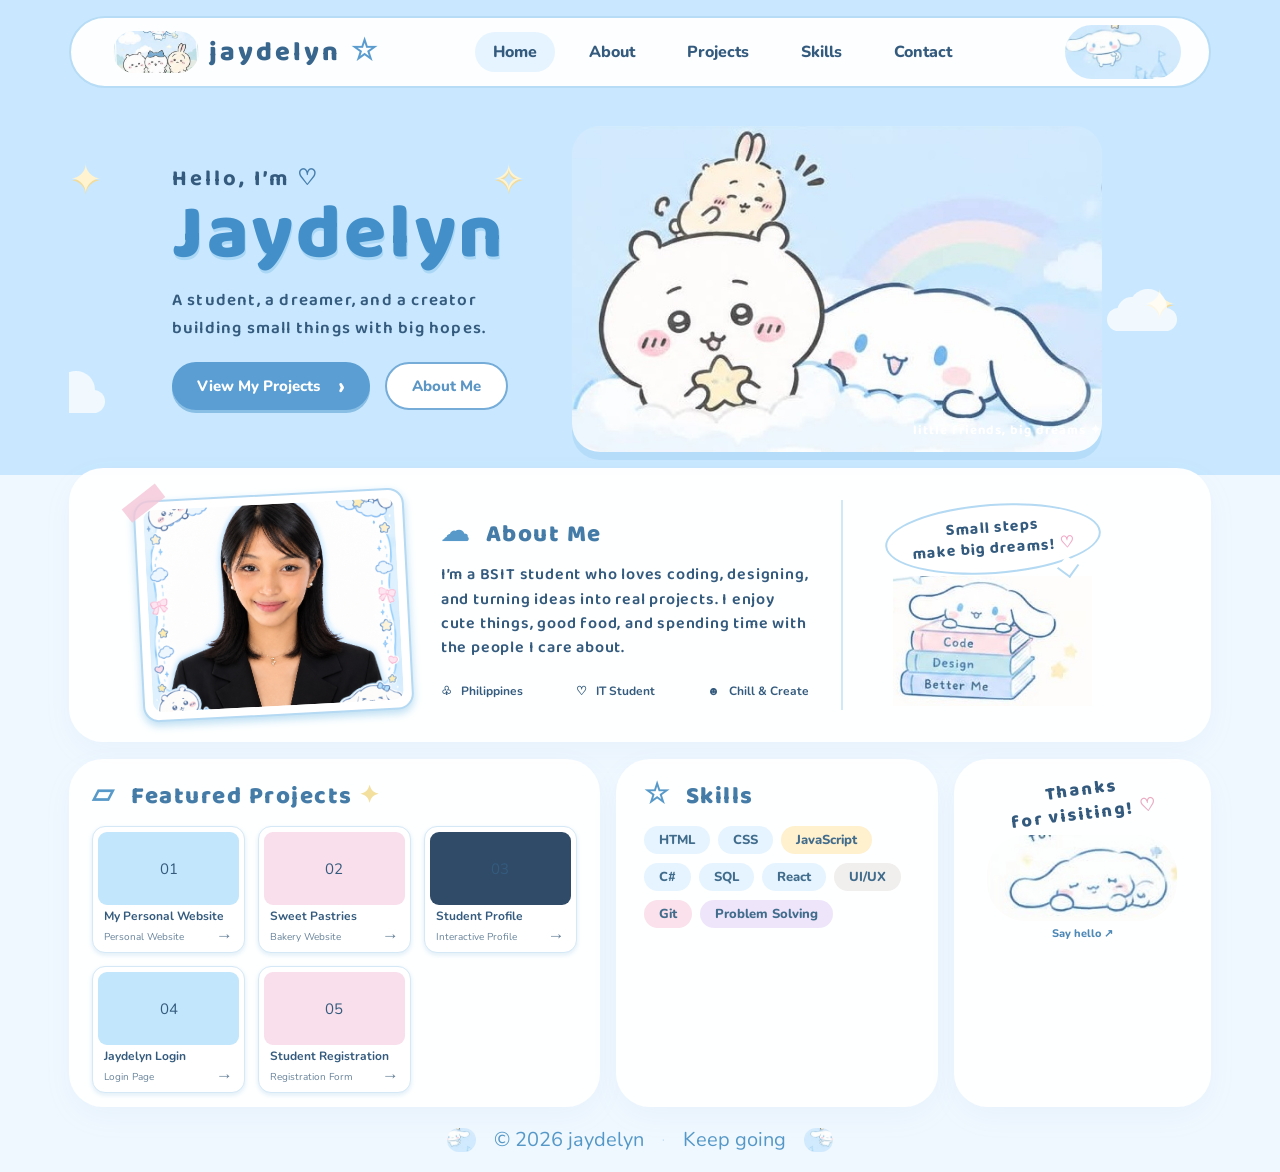
<file: outputs/index.html>
<!doctype html>
<html lang="en">
<head>
  <meta charset="utf-8">
  <meta name="viewport" content="width=device-width, initial-scale=1">
  <meta name="theme-color" content="#c9e8ff">
  <meta name="description" content="Jaydelyn — a student, dreamer, and creator building small things with big hopes.">
  <title>Jaydelyn — Little Portfolio</title>
  <link rel="preconnect" href="https://fonts.googleapis.com">
  <link rel="preconnect" href="https://fonts.gstatic.com" crossorigin>
  <link href="https://fonts.googleapis.com/css2?family=Baloo+2:wght@400;500;600;700;800&family=Nunito:wght@400;500;600;700;800&display=swap" rel="stylesheet">
  <link rel="stylesheet" href="style.css">
</head>
<body>
  <div class="page-shell">
    <header class="topbar">
      <a class="brand" href="#home" aria-label="Jaydelyn home"><img src="assets/friends-polaroid.jpg" alt="" class="brand-art"><span>jaydelyn</span><span class="brand-star" aria-hidden="true">☆</span></a>
      <button class="menu-toggle" aria-label="Open navigation" aria-expanded="false" aria-controls="main-nav"><span></span><span></span><span></span></button>
      <nav class="nav-links" id="main-nav" aria-label="Main navigation"><a class="active" href="#home">Home</a><a href="#about">About</a><a href="#projects">Projects</a><a href="#skills">Skills</a><a href="#contact">Contact</a></nav>
      <img class="nav-art" src="assets/cinnamoroll-floating.jpg" alt="">
    </header>
    <main>
      <section class="hero" id="home">
        <div class="sky-doodles" aria-hidden="true"><span class="star s1">✦</span><span class="star s2">✧</span><span class="star s3">✦</span><span class="cloud cloud-one"></span><span class="cloud cloud-two"></span><span class="rainbow"></span></div>
        <div class="hero-copy"><p class="eyebrow">Hello, I’m <span>♡</span></p><h1>Jaydelyn</h1><p class="intro">A student, a dreamer, and a creator<br>building small things with big hopes.</p><div class="hero-actions"><a class="button primary" href="#projects">View My Projects <span>›</span></a><a class="button secondary" href="#about">About Me</a></div></div>
        <figure class="hero-art"><img src="assets/chiikawa-cinnamoroll-hero.jpg" alt="Chiikawa and Cinnamoroll among soft clouds"><figcaption>little friends, big dreams ✦</figcaption></figure>
      </section>
      <section class="about-card card" id="about">
        <div class="polaroid"><div class="photo-frame"><img src="assets/profile.png" alt="Chiikawa friends and Cinnamoroll in a sunny field"></div><span class="tape" aria-hidden="true"></span></div>
        <div class="about-copy"><h2><span class="section-icon" aria-hidden="true">☁</span> About Me</h2><p>I’m a BSIT student who loves coding, designing, and turning ideas into real projects. I enjoy cute things, good food, and spending time with the people I care about.</p><div class="facts"><span>♧ &nbsp; Philippines</span><span>♡ &nbsp; IT Student</span><span>☻ &nbsp; Chill &amp; Create</span></div></div>
        <div class="about-aside"><div class="speech">Small steps<br>make big dreams! <span>♡</span></div><img class="books-art" src="assets/cinnamoroll-books.jpg" alt="Cinnamoroll sitting on a stack of books labeled Code, Design, Better Me"></div>
      </section>
      <div class="lower-grid">
        <section class="projects-card card" id="projects"><h2><span class="section-icon" aria-hidden="true">▱</span> Featured Projects <span class="tiny-star">✦</span></h2><div class="project-list">
          <a class="project" href="projects/guray-act3/GurayAct3/home.html" target="_blank" rel="noopener"><div class="project-image blue"><span aria-hidden="true">01</span></div><strong>My Personal Website</strong><small>Personal Website <span>→</span></small></a>
          <a class="project" href="projects/guray-act4/gurayAct4/landing.html" target="_blank" rel="noopener"><div class="project-image pink"><span aria-hidden="true">02</span></div><strong>Sweet Pastries</strong><small>Bakery Website <span>→</span></small></a>
          <a class="project" href="projects/final-act3/GURAY_FinalACT3/index.html" target="_blank" rel="noopener"><div class="project-image night"><span aria-hidden="true">03</span></div><strong>Student Profile</strong><small>Interactive Profile <span>→</span></small></a>
          <a class="project" href="projects/finals-act/Guray_FinalsAct/login.html" target="_blank" rel="noopener"><div class="project-image blue"><span aria-hidden="true">04</span></div><strong>Jaydelyn Login</strong><small>Login Page <span>→</span></small></a>
          <a class="project" href="projects/student-registration/StudentReg.html" target="_blank" rel="noopener"><div class="project-image pink"><span aria-hidden="true">05</span></div><strong>Student Registration</strong><small>Registration Form <span>→</span></small></a>
        </div></section>
        <section class="skills-card card" id="skills"><h2><span class="section-icon" aria-hidden="true">☆</span> Skills</h2><div class="skill-tags"><span>HTML</span><span>CSS</span><span class="yellow">JavaScript</span><span>C#</span><span>SQL</span><span>React</span><span class="neutral">UI/UX</span><span class="pink-tag">Git</span><span class="lavender">Problem Solving</span></div></section>
        <section class="thanks-card card" id="contact"><div class="thanks-title">Thanks<br>for visiting! <span>♡</span></div><img class="sleepy" src="assets/cinnamoroll-sleeping.jpg" alt="Sleeping Cinnamoroll"><a href="https://www.instagram.com/monjeiiri/" target="_blank" rel="noopener noreferrer">Say hello ↗</a></section>
      </div>
    </main>
    <footer><img src="assets/cinnamoroll-floating.jpg" alt="" class="footer-art"> <span>© 2026 jaydelyn</span><i>·</i><span>Keep going</span><img src="assets/cinnamoroll-floating.jpg" alt="" class="footer-art reverse"></footer>
  </div>
  <script src="script.js"></script>
</body>
</html>
</file>
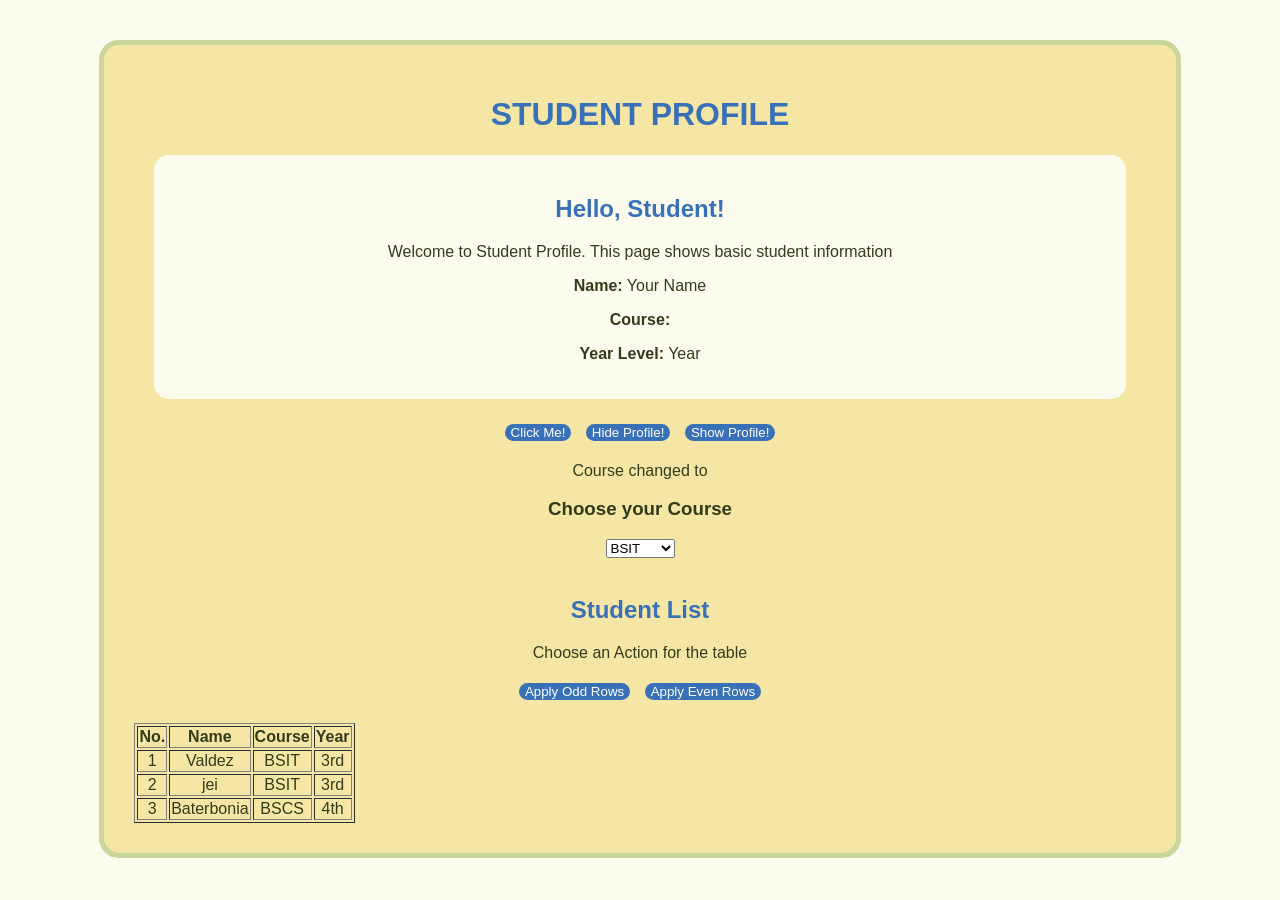
<file: outputs/projects/final-act3/GURAY_FinalACT3/index.html>
<!DOCTYPE html>
<html lang="en">
<head>
    <meta charset="UTF-8">
    <meta name="viewport" content="width=device-width, initial-scale=1.0">
    <title>Document</title>
    <script src="http://code.jquery.com/jquery-3.7.1.min.js"></script>
</head>

<style>
    body{
        font-family: Arial, Helvetica, sans-serif;
        text-align: center;
        margin-top: 40px;
        background-color: #fbfcee;
        color: #343b1b;
    }

    .card{
        background-color: #f6e6a5;
        width: 80%;
        margin: auto;
        padding: 30px;
        border-radius: 20px;
        border: solid 5px #c8d69b;
    }

    h1{
        color: #3971b8;
    }

    h2{
        color: #3971b8;
    }

    .profile{
        background-color: #fbfcee;
        padding: 20px;
        border-radius: 15px;
        margin: 20px;
    }

    button{
        background-color: #3971b8;
        color: white;
        border: none;
        padding: 12px 20 px;
        border-radius: 10px;
        margin: 5px;
        cursor: pointer;
    }
    

</style>


<body>
    <div class="card">

        <h1 id="title">STUDENT PROFILE</h1>

        <div id="profile" class="profile">
            <h2>Hello, Student!</h2>
            <p>Welcome to Student Profile. This page shows basic student information</p>

            <p>
                <b>Name:</b>
                <span id="studentname"> Your Name</span>
            </p>

            <p>
                <b>Course:</b>
                <span id="studentcourse"></span>
            </p>

            <p>
                <b>Year Level:</b>
                <span id="studentname">Year</span>
            </p>
        </div>

        <button id="clickbtn">
            Click Me!
        </button>

        <button id="hidebtn">
            Hide Profile!
        </button>

        <button id="shwbtn">
            Show Profile!
        </button>

        <p id="message">Output</p>

        <!-- course -->

        <h3>Choose your Course</h3>

        <select id="course">
            <option value="it">BSIT</option>
            <option value="tm">BSTM</option>
            <option value="oad">BSOAD</option>
            <option value="hm">BSHM</option>
        </select>

        <br><br>

        <h2>Student List</h2>

        <p>Choose an Action for the table</p>

        <button id="oddbtn">Apply Odd Rows</button>
        <button id="evenbtn">Apply Even Rows</button>

        <br><br>

        <table border="1" id="table">
            <tr>
                <th>No.</th>
                <th>Name</th>
                <th>Course</th>
                <th>Year</th>
            </tr>

            <tr>
                <td>1</td>
                <td>Valdez</td>
                <td>BSIT</td>
                <td>3rd</td>
            </tr>

            <tr>
                <td>2</td>
                <td>jei</td>
                <td>BSIT</td>
                <td>3rd</td>
            </tr>

            <tr>
                <td>3</td>
                <td>Baterbonia</td>
                <td>BSCS</td>
                <td>4th</td>
            </tr>

        </table>
    </div>

    <script src="script.js"></script>
</body>



</html>
</file>
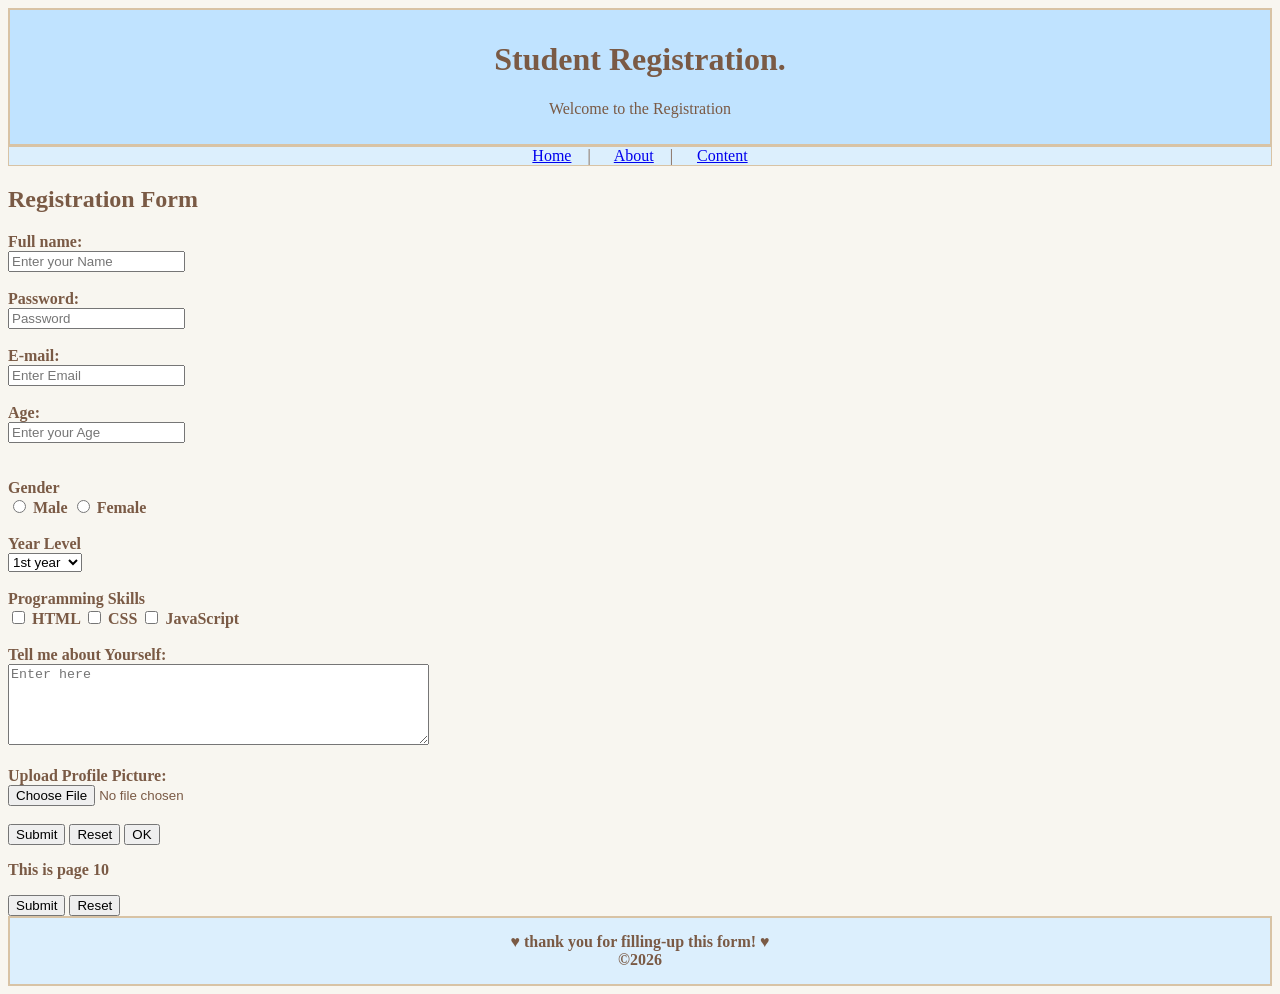
<file: outputs/projects/student-registration/StudentReg.html>
<!DOCTYPE html>
<html lang="en">
<head>
    <meta charset="UTF-8">
    <meta name="viewport" content="width=device-width, initial-scale=1.0">
    <title>Student Rregistration.</title>
</head>
<body style="background-color:#F8F6F0; ">
    <font color="#7a5a45">

    <header style="background-color: rgb(192, 227, 255); border:2px solid #d8c3a5; text-align:center; Height: 80%; padding:10px">
        <h1>Student Registration.</h1>
        <p>Welcome to the Registration</p>       
    </header>

    <nav style="background-color: #dceffd; text-align:center; border:1px solid #d8c3a5">
            <a href="Home.html">Home</a>
            &nbsp; &nbsp;|&nbsp; &nbsp; &nbsp; 
            <a href="About.html">About</a>
            &nbsp; &nbsp;|&nbsp; &nbsp; &nbsp;
            <a href="Contact.html">Content</a>
        </nav>

    <section>
        <article>
            <h2><b>Registration Form<b></h2>

            Full name: 
            <br>
            <input type="text" name="first_name" placeholder="Enter your Name"/><br><br>
            
            Password: 
            <br>
            <input type="password" name="password" placeholder="Password" /><br><br>
            
            E-mail: 
            <br>
            <input type="email" name="email" placeholder="Enter Email" /><br><br>
            
            Age: 
            <br>
            <input type="number" name="age" placeholder="Enter your Age" />

        </article>
    </section>
    
    <br><br>

        <form>
            <b>Gender</b><br>
            <input type="radio" name="Gender" value="Male"> Male
            <input type="radio" name="Gender" value="Female"> Female
        </form>

        <br>

        <form>
            <b>Year Level</b> <br>
            <select name="dropdown">
            <option value="1st year" selected>1st year</option>
            <option value="2nd year">2nd year</option>
            <option value="3rd year">3rd year</option>
            <option value="4th year">4th year</option>
        </select>
        </form>

        <br>

        <form>
            <b>Programming Skills</b> <br>
            <input type="checkbox" name="HTML" value="on"> HTML
            <input type="checkbox" name="CSS" value="on"> CSS
            <input type="checkbox" name="JavaScript" value="on"> JavaScript
        </form>

        <br>

        <form>
            <b>Tell me about Yourself:</b> <br />
            <textarea rows="5" cols="50" name="description" placeholder="Enter here"></textarea>
        </form>

        <br>
        
        <form>
            <b>Upload Profile Picture:</b> <br>
            <input type="file" name="fileupload" accept="image/*" />
        </form>

        <br>
        
        <form style="color: #b89e7b;">
            <input type="submit" name="submit" value="Submit" />
            <input type="reset" name="reset"  value="Reset" />
            <input type="button" name="ok" value="OK"/>
        </form>

        <form>
            <p>This is page 10</p>
            <input type="hidden" name="pagename" value="10" />
            <input type="submit" name="submit" value="Submit" />
            <input type="reset" name="reset"  value="Reset" />
        </form>


        <footer style="background-color: #dceffd; padding: 15px; border:2px solid #d8c3a5; text-align:center;">
            &hearts; thank you for filling-up this form! &hearts;
            <br> 
            &copy;2026
        </footer>
    </font>
    
</body>
</html>
</file>
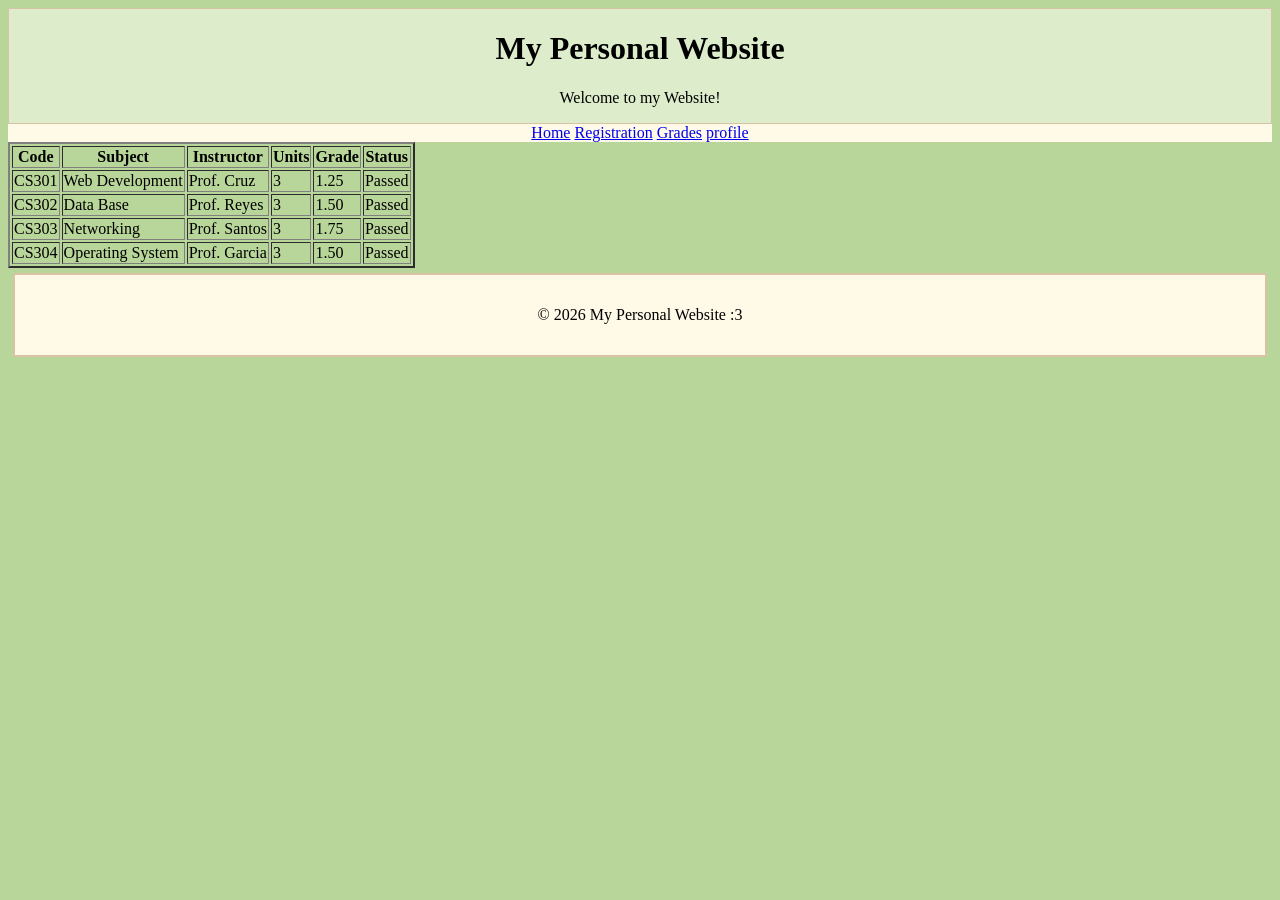
<file: outputs/projects/guray-act3/GurayAct3/grades.html>
<!DOCTYPE html>
<html lang="en">
<head>
    <meta charset="UTF-8">
    <meta name="viewport" content="width=device-width, initial-scale=1.0">
    <title>Document</title>
    <link rel="stylesheet" href="1.css">
</head>
<body>
    <header>
        <h1>My Personal Website</h1>
        <p>Welcome to my Website!</p>
    </header>

    <nav>
        <a href="home.html">Home</a>
        <a href="registration.html">Registration</a>
        <a href="Grades.html">Grades</a>
        <a href="profile.html">profile</a>
    </nav>

    <div>
        <title><b>Student Grade Report</b></title>
    </div>

    <table border="2">
        <tr>
            <th>Code</th>
            <th>Subject</th>
            <th>Instructor</th>
            <th>Units</th>
            <th>Grade</th>
            <th>Status</th>
        </tr>

        <tr>
            <td>CS301</td>
            <td>Web Development</td>
            <td>Prof. Cruz</td>
            <td>3</td>
            <td>1.25</td>
            <td>Passed</td>
        </tr>

        <tr>
            <td>CS302</td>
            <td>Data Base</td>
            <td>Prof. Reyes</td>
            <td>3</td>
            <td>1.50</td>
            <td>Passed</td>
        </tr>

        <tr>
            <td>CS303</td>
            <td>Networking</td>
            <td>Prof. Santos</td>
            <td>3</td>
            <td>1.75</td>
            <td>Passed</td>
        </tr>

        <tr>
            <td>CS304</td>
            <td>Operating System</td>
            <td>Prof. Garcia</td>
            <td>3</td>
            <td>1.50</td>
            <td>Passed</td>
        </tr>

    </table>

    <footer>
        <p>&copy; 2026 My Personal Website :3</p>
    </footer>
    
</body>
</html>
</file>
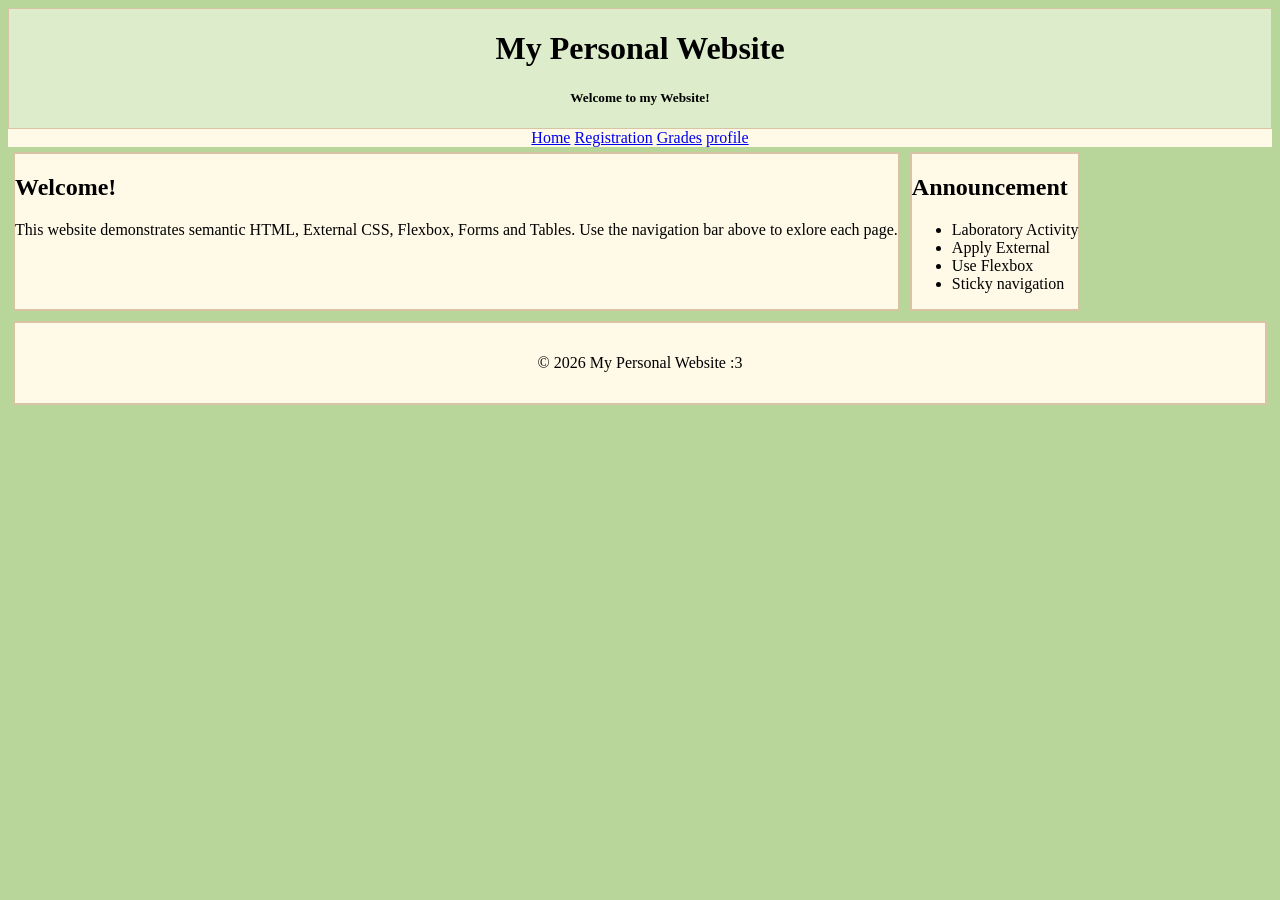
<file: outputs/projects/guray-act3/GurayAct3/home.html>
<!DOCTYPE html>
<html lang="en">
<head>
    <meta charset="UTF-8">
    <meta name="viewport" content="width=device-width, initial-scale=1.0">
    <title>Document</title>
    <link rel="stylesheet" href="1.css">
</head>
<body>
    
        <header>
            <h1>My Personal Website</h1>
            <h5>Welcome to my Website!</h5>
        </header>
    </div>

    <nav>
        <a href="home.html">Home</a>
        <a href="registration.html">Registration</a>
        <a href="Grades.html">Grades</a>
        <a href="profile.html">profile</a>
    </nav>

    <div class="section">
        <section class="welcome">
            <h2><b>Welcome!</b></h2>
            <p>This website demonstrates semantic HTML, External CSS, Flexbox, Forms and Tables. Use the navigation bar above to exlore each page. </p>
        </section>

        <section class="announce">         
            <h2>Announcement</h2>
            <ul>
                <li>Laboratory Activity</li>
                <li>Apply External</li>
                <li>Use Flexbox</li>
                <li>Sticky navigation</li>
            </ul>
        </section>
    </div>

    <footer>
        <p>&copy; 2026 My Personal Website :3</p>
    </footer>

</body>
</html>
</file>
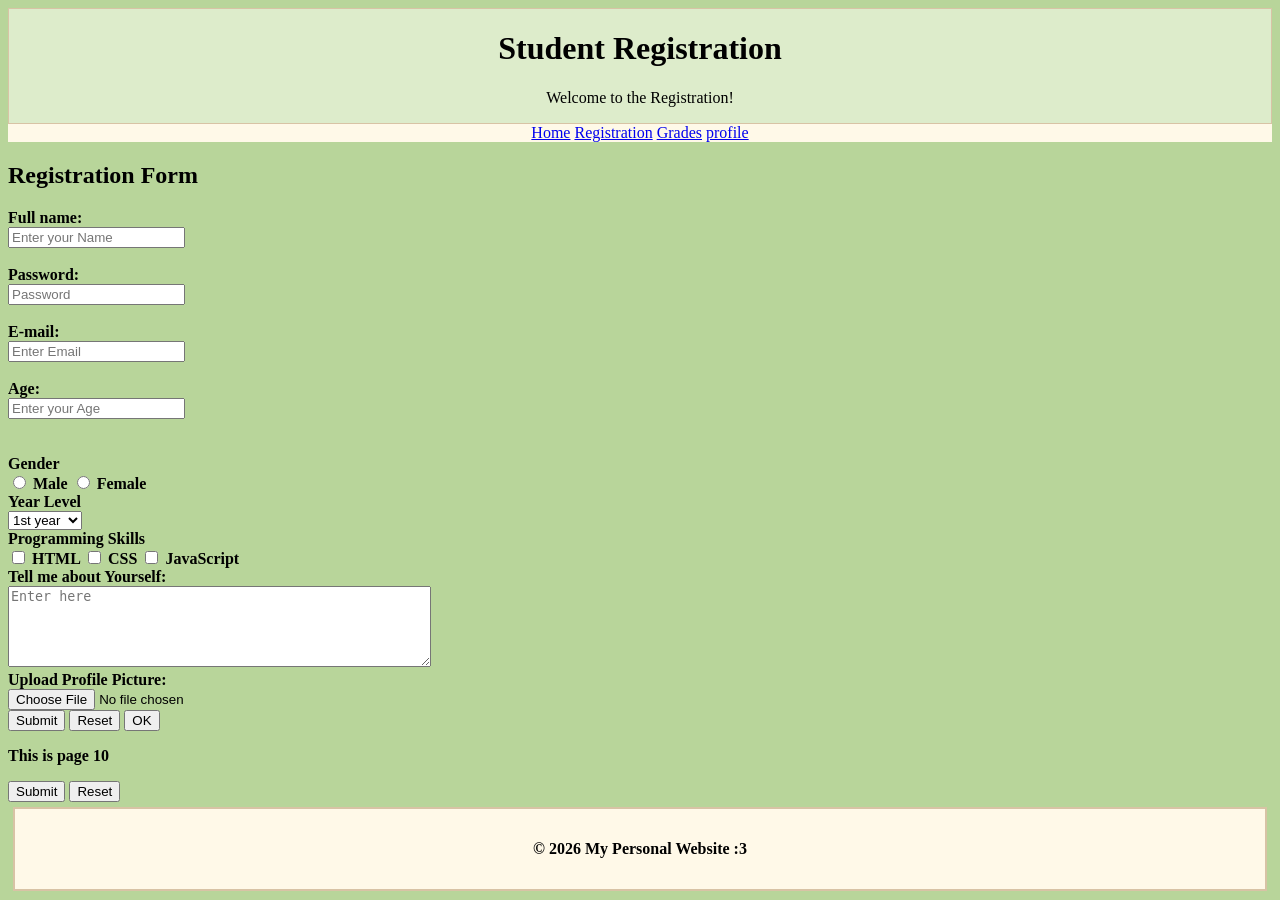
<file: outputs/projects/guray-act3/GurayAct3/registration.html>
<!DOCTYPE html>
<html lang="en">
<head>
    <meta charset="UTF-8">
    <meta name="viewport" content="width=device-width, initial-scale=1.0">
    <title>Document</title>
    <link rel="stylesheet" href="1.css">
</head>
<body>
    <header>
        <h1>Student Registration</h1>
        <p>Welcome to the Registration!</p>
    </header>

    <nav>
        <a href="home.html">Home</a>
        <a href="registration.html">Registration</a>
        <a href="Grades.html">Grades</a>
        <a href="profile.html">profile</a>
    </nav>

    <table>
        <tr>
            <section>
                <article>
                    <h2><b>Registration Form<b></h2>

                    Full name: 
                    <br>
                    <input type="text" name="first_name" placeholder="Enter your Name"/><br><br>
                    
                    Password: 
                    <br>
                    <input type="password" name="password" placeholder="Password" /><br><br>
                    
                    E-mail: 
                    <br>
                    <input type="email" name="email" placeholder="Enter Email" /><br><br>
                    
                    Age: 
                    <br>
                    <input type="number" name="age" placeholder="Enter your Age" />

                </article>

                <br><br>

                <form>
                    <b>Gender</b><br>
                    <input type="radio" name="Gender" value="Male"> Male
                    <input type="radio" name="Gender" value="Female"> Female
                </form>

                <br>

                <form>
                    <b>Year Level</b> <br>
                    <select name="dropdown">
                    <option value="1st year" selected>1st year</option>
                    <option value="2nd year">2nd year</option>
                    <option value="3rd year">3rd year</option>
                    <option value="4th year">4th year</option>
                </select>
                </form>
                
                <br>

                <form>
                    <b>Programming Skills</b> <br>
                    <input type="checkbox" name="HTML" value="on"> HTML
                    <input type="checkbox" name="CSS" value="on"> CSS
                    <input type="checkbox" name="JavaScript" value="on"> JavaScript
                </form>

                <br>

                <form>
                    <b>Tell me about Yourself:</b> <br />
                    <textarea rows="5" cols="50" name="description" placeholder="Enter here"></textarea>
                </form>

                <br>
                
                <form>
                    <b>Upload Profile Picture:</b> <br>
                    <input type="file" name="fileupload" accept="image/*" />
                </form>

                <br>
                
                <form style="color: #b89e7b;">
                    <input type="submit" name="submit" value="Submit" />
                    <input type="reset" name="reset"  value="Reset" />
                    <input type="button" name="ok" value="OK"/>
                </form>

                <form>
                    <p>This is page 10</p>
                    <input type="hidden" name="pagename" value="10" />
                    <input type="submit" name="submit" value="Submit" />
                    <input type="reset" name="reset"  value="Reset" />
                </form>              
            </section>
        </tr>
    </table>

    <footer>
        <p>&copy; 2026 My Personal Website :3</p>
    </footer>
    
</body>
</html>
</file>
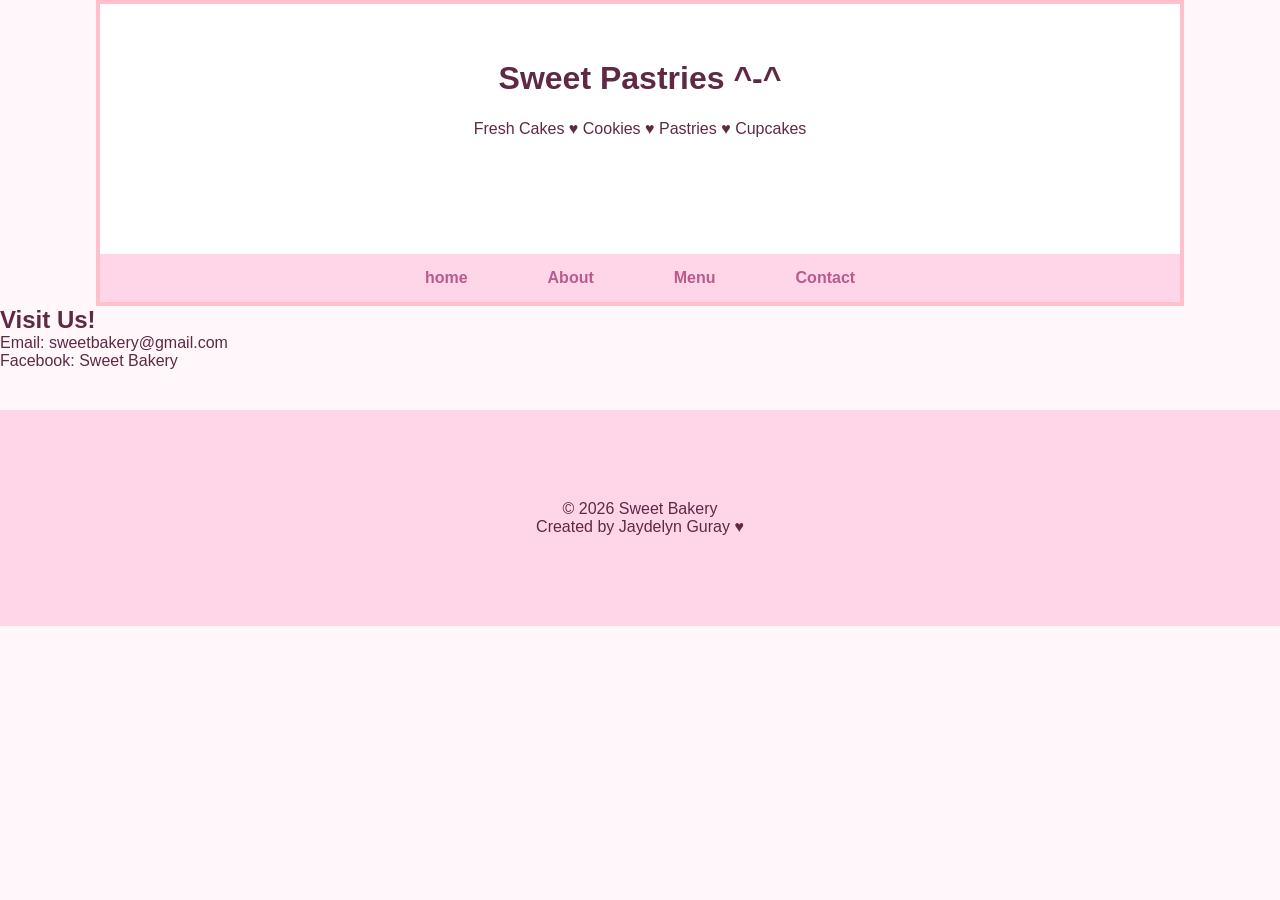
<file: outputs/projects/guray-act4/gurayAct4/contact.html>
<!DOCTYPE html>
<html lang="en">
<head>
    <meta charset="UTF-8">
    <meta name="viewport" content="width=device-width, initial-scale=1.0">
    <title>Contact</title>
    <link rel="stylesheet" href="style.css">
</head>
<body>

    <div class="container">

        <header class="banner">
            <h1>Sweet Pastries ^-^</h1>
            <p>Fresh Cakes &hearts; Cookies &hearts; Pastries &hearts; Cupcakes</p>
        </header>
        
        <nav>
            <ul>
                <li><a href="landing.html">home</a></li>
                <li><a href="about.html">About</a></li>
                <li><a href="menu.html">Menu</a></li>
                <li><a href="contact.html">Contact</a></li>
            </ul>
        </nav>

    </div>

    <!-- <img src="" alt="img"> -->
    
    <section>

        <!-- <img src="" alt="img"> -->

    <section id="contact">
        <h2>Visit Us!</h2>
        <p>Email: sweetbakery@gmail.com</p>
        <p>Facebook: Sweet Bakery</p>
    </section>


    <div class="footer">
        <footer>
            <p>&copy; 2026 Sweet Bakery</p>
            <p>Created by Jaydelyn Guray &hearts;</p>
        </footer>
    </div>
    
</body>
</html>
</file>
<file: outputs/style.css>
:root{--blue:#5c9ed1;--ink:#345b7e;--pale:#c9e8ff;--paper:#fffefa;--line:#b9ddf4;--pink:#f8d7e3}*{box-sizing:border-box}html{scroll-behavior:smooth}body{margin:0;background:#eef8ff;color:var(--ink);font-family:'Nunito',sans-serif;font-size:15px}.page-shell{max-width:1536px;margin:auto;padding:16px 5.4% 0;overflow:hidden;background:linear-gradient(#c9e8ff 0 475px,#f0f8ff 475px)}.topbar{height:72px;background:rgba(255,255,255,.95);border:2px solid #b7dcf5;border-radius:48px;display:flex;align-items:center;justify-content:space-between;padding:0 28px 0 42px;position:relative;z-index:5}.brand{display:flex;align-items:center;gap:10px;color:#38668d;text-decoration:none;font:800 27px 'Baloo 2';letter-spacing:3px}.brand-friends{font-size:30px;color:#243b47;transform:rotate(-15deg)}.brand-star{font-size:29px;color:#5b9ccf}.nav-links{display:flex;gap:16px;align-items:center}.nav-links a{padding:9px 18px;text-decoration:none;color:#345b7e;font-weight:800;font-size:16px;border-radius:30px}.nav-links a:hover,.nav-links a.active{background:#e6f4ff}.nav-doodle{font-size:28px;color:#4e9bcf}.menu-toggle{display:none}.hero{height:380px;position:relative;display:grid;grid-template-columns:42% 58%;align-items:center;padding:30px 9% 15px}.hero-copy{position:relative;z-index:2}.eyebrow{font:700 22px 'Baloo 2';letter-spacing:3px;margin:0 0 2px}.eyebrow span{color:#477eae}.hero h1{font:800 clamp(58px,6vw,78px)/.95 'Baloo 2';letter-spacing:3px;color:#428fca;margin:0 0 15px;text-shadow:1px 3px 0 #aad7f5}.intro{font:600 17px/1.65 'Baloo 2';letter-spacing:1.2px;margin:0 0 18px}.hero-actions{display:flex;gap:15px}.button{display:inline-flex;align-items:center;gap:18px;border-radius:30px;padding:12px 25px;text-decoration:none;font-weight:800}.primary{background:#5a9ed3;color:#fff;box-shadow:0 3px 0 #89bee5}.primary span{font-size:24px;line-height:12px}.secondary{background:white;border:2px solid #75acd8;color:#5b96c5}.hero-art{width:min(100%,530px);height:320px;justify-self:center;position:relative;margin:0;z-index:2;display:grid;place-items:center}.hero-art img{width:100%;height:100%;object-fit:contain;mix-blend-mode:multiply;filter:drop-shadow(0 8px 0 rgba(107,180,224,.2));border-radius:20px}.hero-art figcaption{position:absolute;bottom:5px;right:0;color:#fff;font:700 13px 'Baloo 2';letter-spacing:1px}.floating-cinna{position:absolute;right:5%;top:42px;font-size:56px;color:#fff;text-shadow:0 2px #68a9d8;transform:rotate(-6deg)}.sky-doodles{position:absolute;inset:0;pointer-events:none;overflow:hidden}.star{position:absolute;color:#fff4cf;font-size:40px;text-shadow:0 2px #f1db9c}.s1{left:0;top:65px}.s2{left:37%;top:65px}.s3{right:3%;top:190px}.cloud{position:absolute;background:#fff;border-radius:40px;width:70px;height:23px;opacity:.75}.cloud:before,.cloud:after{content:'';position:absolute;background:inherit;border-radius:50%;bottom:4px;width:30px;height:30px}.cloud:before{left:10px}.cloud:after{right:10px;width:38px;height:38px}.cloud-one{left:-3%;bottom:55px}.cloud-two{right:3%;top:220px}.rainbow{position:absolute;right:19%;top:70px;width:180px;height:105px;border:15px solid rgba(252,211,226,.48);border-bottom:0;border-radius:110px 110px 0 0;transform:rotate(8deg)}.card{background:rgba(255,255,255,.95);border-radius:34px;box-shadow:0 10px 30px rgba(85,151,192,.055)}.about-card{min-height:272px;padding:26px 6%;display:grid;grid-template-columns:27% 43% 30%;align-items:center;margin-bottom:17px}.polaroid{width:100%;max-width:285px;height:222px;background:#fff;padding:8px;border:2px solid #b5d9f2;border-radius:16px;transform:rotate(-3deg);position:relative;box-shadow:0 4px 8px #bddff3}.photo-frame{height:100%;overflow:hidden;border-radius:10px;background:#dff2fc}.photo-frame img{height:100%;width:100%;object-fit:cover}.tape{position:absolute;width:42px;height:17px;background:#f6c6d8;opacity:.8;top:-8px;left:-12px;transform:rotate(-35deg)}.about-copy{padding:0 32px}.about-copy h2,.card h2{font:800 24px 'Baloo 2';letter-spacing:1.5px;margin:0 0 7px;color:#447ca7}.section-icon{font-size:28px;color:#5799c8;margin-right:9px}.about-copy p{font:600 16px/1.53 'Baloo 2';letter-spacing:.8px;margin:0;max-width:470px}.facts{display:flex;justify-content:space-between;gap:12px;font-size:12px;margin-top:22px;font-weight:700}.about-aside{height:210px;border-left:2px solid #d1e9f7;display:flex;flex-direction:column;align-items:center;justify-content:center}.speech{border:2px solid #b4d9f2;border-radius:50%;padding:12px 25px;text-align:center;font:700 16px/1.3 'Baloo 2';letter-spacing:1px;transform:rotate(-4deg);position:relative;background:#fff}.speech:after{content:'';position:absolute;bottom:-8px;right:25px;width:14px;height:14px;background:white;border-right:2px solid #b4d9f2;border-bottom:2px solid #b4d9f2;transform:rotate(40deg)}.speech span{color:#f2a9c6}.books-art{margin-top:8px;display:flex;flex-direction:column;align-items:center;font:700 14px 'Baloo 2';color:#447ca7}.books-art span{font-size:34px;line-height:34px}.books-art b{width:140px;text-align:center;background:#d9f0ff;border:2px solid #83b9de;border-radius:8px;margin-top:-1px;padding:2px;box-shadow:5px 3px #add5ed;letter-spacing:2px}.lower-grid{display:grid;grid-template-columns:1.65fr 1fr .8fr;gap:16px;align-items:stretch}.lower-grid .card{min-height:190px;padding:14px 23px}.lower-grid h2{margin-bottom:8px}.tiny-star{color:#f3df9e}.project-list{display:grid;grid-template-columns:repeat(3,1fr);gap:13px}.project{display:block;text-decoration:none;color:var(--ink);background:white;border:1px solid #d4e8f6;border-radius:13px;overflow:hidden;padding:5px;box-shadow:0 2px 5px #deedf7}.project-image{height:73px;border-radius:9px;overflow:hidden;display:grid;place-items:center}.project-image img{width:100%;height:100%;object-fit:cover}.blue{background:#c2e6fb}.night{background:#304b68}.pink{background:#f9dfeb}.project strong,.project small{display:block;padding:3px 6px}.project strong{font-size:12px}.project small{font-size:10px;color:#68839b}.project small span{float:right;font-size:17px;line-height:12px}.skills-card{padding-left:28px!important}.skill-tags{display:flex;flex-wrap:wrap;gap:9px 8px;max-width:330px}.skill-tags span{border-radius:20px;padding:5px 15px;background:#e6f4ff;color:#416c8c;font-size:13px;font-weight:800}.skill-tags .yellow{background:#fff0ce}.skill-tags .neutral{background:#f0efed}.skill-tags .pink-tag{background:#fae1eb}.skill-tags .lavender{background:#eee5fb}.thanks-card{text-align:center;position:relative;overflow:hidden}.thanks-title{font:800 18px/1.35 'Baloo 2';letter-spacing:2px;transform:rotate(-7deg);margin-top:5px}.thanks-title span{color:#eaaac2}.sleepy{font-size:54px;margin:15px auto 0;color:#5c9fd0;text-shadow:0 2px #d8effb}.thanks-card>a{font-size:11px;text-decoration:none;color:#4d88b6;font-weight:800}footer{height:65px;display:flex;align-items:center;justify-content:center;gap:18px;color:#6488a3;font-size:11px}footer span{font-size:20px;color:#5598c7}footer i{color:#9ecbe8}@media(max-width:900px){.page-shell{padding-left:3%;padding-right:3%}.topbar{padding:0 22px}.nav-links{gap:3px}.nav-links a{padding:8px 11px}.nav-doodle{display:none}.hero{padding-left:6%;padding-right:6%;grid-template-columns:45% 55%}.about-card{padding:23px 4%;grid-template-columns:28% 44% 28%}.about-copy{padding:0 18px}.facts{flex-wrap:wrap}.lower-grid{grid-template-columns:1.4fr 1fr}.thanks-card{grid-column:1/-1;min-height:140px!important}.sleepy{margin:0}.thanks-title br{display:none}}@media(max-width:620px){.page-shell{padding:10px 14px 0;background:linear-gradient(#c9e8ff 0 570px,#f0f8ff 570px)}.topbar{height:62px;border-radius:32px;padding:0 18px}.brand{font-size:22px}.brand-friends{font-size:24px}.brand-star{font-size:22px}.menu-toggle{display:block;border:0;background:#e6f4ff;color:#417ca8;border-radius:50%;width:38px;height:38px;font-size:19px}.nav-links{display:none;position:absolute;right:12px;top:55px;background:#fff;border:1px solid var(--line);border-radius:18px;padding:10px;box-shadow:0 8px 24px #7eafd255;flex-direction:column;align-items:stretch;min-width:150px}.nav-links.open{display:flex}.nav-links a{font-size:14px}.hero{height:auto;min-height:510px;display:flex;flex-direction:column;align-items:flex-start;justify-content:center;padding:38px 8% 20px}.hero-copy{margin-top:10px}.hero h1{font-size:62px}.eyebrow{font-size:19px}.intro{font-size:15px}.hero-art{height:230px;width:100%;margin-top:5px}.hero-art figcaption{bottom:0;right:10px}.floating-cinna{right:4%;top:20px;font-size:38px}.rainbow{right:5%;top:120px;width:120px;height:70px}.about-card{grid-template-columns:1fr;padding:26px 22px;gap:18px}.polaroid{max-width:290px;justify-self:center;height:220px}.about-copy{padding:0}.about-copy p{font-size:15px}.facts{justify-content:flex-start;gap:10px 18px;margin-top:14px}.about-aside{border-left:0;border-top:2px solid #d1e9f7;height:auto;padding-top:17px;flex-direction:row;gap:30px}.books-art{margin:0}.lower-grid{grid-template-columns:1fr;gap:12px}.lower-grid .card{min-height:unset;padding:17px 18px}.projects-card{order:0}.skills-card{order:1}.thanks-card{order:2;grid-column:auto;min-height:145px!important}.project-list{gap:8px}.project-image{height:64px}.project strong{font-size:10px;padding:4px 3px 2px}.project small{font-size:9px;padding:2px 3px 4px}.skill-tags{gap:8px}.thanks-title{margin:4px}footer{height:58px;gap:8px;font-size:10px}footer span{font-size:16px}}@media(prefers-reduced-motion:no-preference){.project,.button{transition:transform .2s,box-shadow .2s}.project:hover{transform:translateY(-3px);box-shadow:0 7px 14px #bddff3}.button:hover{transform:translateY(-2px)}}
/* Local character image assets and responsive details */
.brand-art{width:86px;height:42px;object-fit:cover;object-position:center;border-radius:24px}.nav-art{width:116px;height:54px;object-fit:cover;object-position:center;border-radius:30px}.books-art{width:min(100%,235px);height:130px;object-fit:contain;margin:3px auto 0}.sleepy{display:block;width:min(100%,190px);height:86px;object-fit:cover;object-position:center;border-radius:38px;margin:8px auto 1px;mix-blend-mode:multiply}.footer-art{width:29px;height:24px;object-fit:cover;border-radius:16px}.footer-art.reverse{transform:scaleX(-1)}.hero-art img{object-fit:cover;object-position:center;border-radius:28px;mix-blend-mode:normal}.photo-frame img{object-position:center}.project-image img{object-fit:cover}.menu-toggle{align-items:center;justify-content:center;flex-direction:column;gap:4px}.menu-toggle span{width:17px;height:2px;background:#417ca8;border-radius:4px;display:block}
@media(max-width:900px){.brand-art{width:70px}.nav-art{display:none}}
@media(max-width:620px){.brand-art{width:64px;height:36px}.hero-art{height:215px}.hero-art img{border-radius:20px}.about-aside{gap:15px}.books-art{width:48%;height:115px}.sleepy{width:190px;height:75px}.footer-art{width:23px;height:21px}}
</file>
<file: outputs/projects/guray-act3/GurayAct3/1.css>
body{
    background-color: #b8d59a;
    font-family: Comic Sans MS;
}

header{
    background-color: #ddeccb;
    text-align: center;
    border: 1px solid #d8c3a5;
}

nav{
    background-color: #fff9e8;
    text-align: center;
    
}

footer{
    bottom: 0%;
    text-align: center;
    background-color: #fff9e8;
    padding: 15px;
    border: 2px solid #d8c3a5;
    margin: 5px;
}

.profile{
    display: flex;
    flex-direction: row;
    background-color: #fff3b0;
    border: 2px solid #fff3b0;
    margin: 5px;
}

.pic{
width: 200;
height: 300;

}

.info{

}

.section{
    display: flex   ;
    flex-direction: row;
}

.welcome{
    margin: 5px;
    background-color: #fff9e8;
    border: 2px solid #d8c3a5;
}

.announce{
    margin: 5px;
    background-color: #fff9e8;
    border: 2px solid #d8c3a5;
}
</file>
<file: outputs/projects/guray-act4/gurayAct4/style.css>
*{
    margin: 0;
    padding: 0;
    box-sizing: border-box;
    color: #5f2845;
}

body{
    background: #fff7fa;

    font-family: Verdana, Geneva, Tahoma, sans-serif;
}

.container{
    width: 85%;
    margin: auto;
    background: white;
    border: 4px solid pink;
}

.banner{
    background-image: url();
    background-size: cover;
    height: 250px;
    display: flex;
    justify-content: center;
    align-items: center;
    flex-direction: column;
}

nav{
    display: flex;
    justify-content: center;
    background: #ffd6e8;
    padding: 15px;
}

nav ul{
    display: flex;
    list-style: none;
    gap: 40px;
}

nav a{
    text-decoration: none;
    color: #b85b8d;
    font-weight: bold;
    padding: 10px 20px;
    border-radius: 20px;
}

nav a:hover{
    background: white;
    color: #ff69b4;
}

nav a:active{
    transform:scale(.95)
}

.hero{
    display: flex;
    justify-content: space-between;
    align-items: center;
    padding: 40px;
    
}

.cards{
    display: grid;
    grid-template-columns: repeat(2,1fr);
    gap: 20px;
    padding: 30px;
}

.card:hover{
    transform: translateY(-8px);
    transition: .3s;
    box-shadow: 0 0 15px pink;
}

.banner h1{
    position: absolute;
    top: 60px;
}

footer{
    align-items: center;
    margin: 70px;
    
}

.footer{
    display: flex;
    justify-content: center;
    background: #ffd6e8;
    padding: 15px;
    text-align: center;
    padding: 20px;
    margin-top: 40px;
}


button:hover{
    transform: translateY(-8px);
    transition: .3s;
    box-shadow: 0 0 15px pink;
}

button:active{
    transform:scale(.95)
}

.button{
    text-decoration-style:dashed;
    color: #b85b8d;
    font-weight: bold;
    padding: 10px 20px;
    border-radius: 20px;
    justify-content: center;
    background: #ffd6e8;
    padding: 15px;
    list-style: none;
}


.button a:hover{
    background: white;
    color: #ff69b4;
}

.button a:active{
    transform:scale(.95)
}

.homecont{
    display: flex;
    flex-direction: row;
    justify-content: center;
    align-items: center;
    gap: 20px;
}

.cardd{
    background-color: white;
    width: 200px;
    padding: 20px;
    border-radius: 10px;
    box-shadow: 0 0 10px rgba(0, 0, 0, 0.1);
}

.about{
    background-color: #ffd6e8;
    height: 200px;
    padding: 15px;
    align-content: center;
    text-align: center;
    color: #8a3d66;
    
}

.bcontact{
    align-items: center;
    text-decoration-style:dashed;
    color: #b85b8d;
    font-weight: bold;
    padding: 10px 20px;
    border-radius: 20px;
    justify-content: center;
    background: #ffd6e8;
    padding: 15px;
    list-style: none;
}


.bcontact a:hover{
    background: white;
    color: #ff69b4;
}

.bmenu{
    align-items: center;
    text-decoration-style:dashed;
    color: #b85b8d;
    font-weight: bold;
    padding: 10px 20px;
    border-radius: 20px;
    justify-content: center;
    background: #ffd6e8;
    padding: 15px;
    list-style: none;
}


.bmenu a:hover{
    background: white;
    color: #ff69b4;
}

.hmenu{
    text-align: center;
    align-items: center;
}

.hcontact{
    background-color: #f1bed1;
    text-align: left;
    padding: 25px;
    border-radius: 50px;
}
</file>
